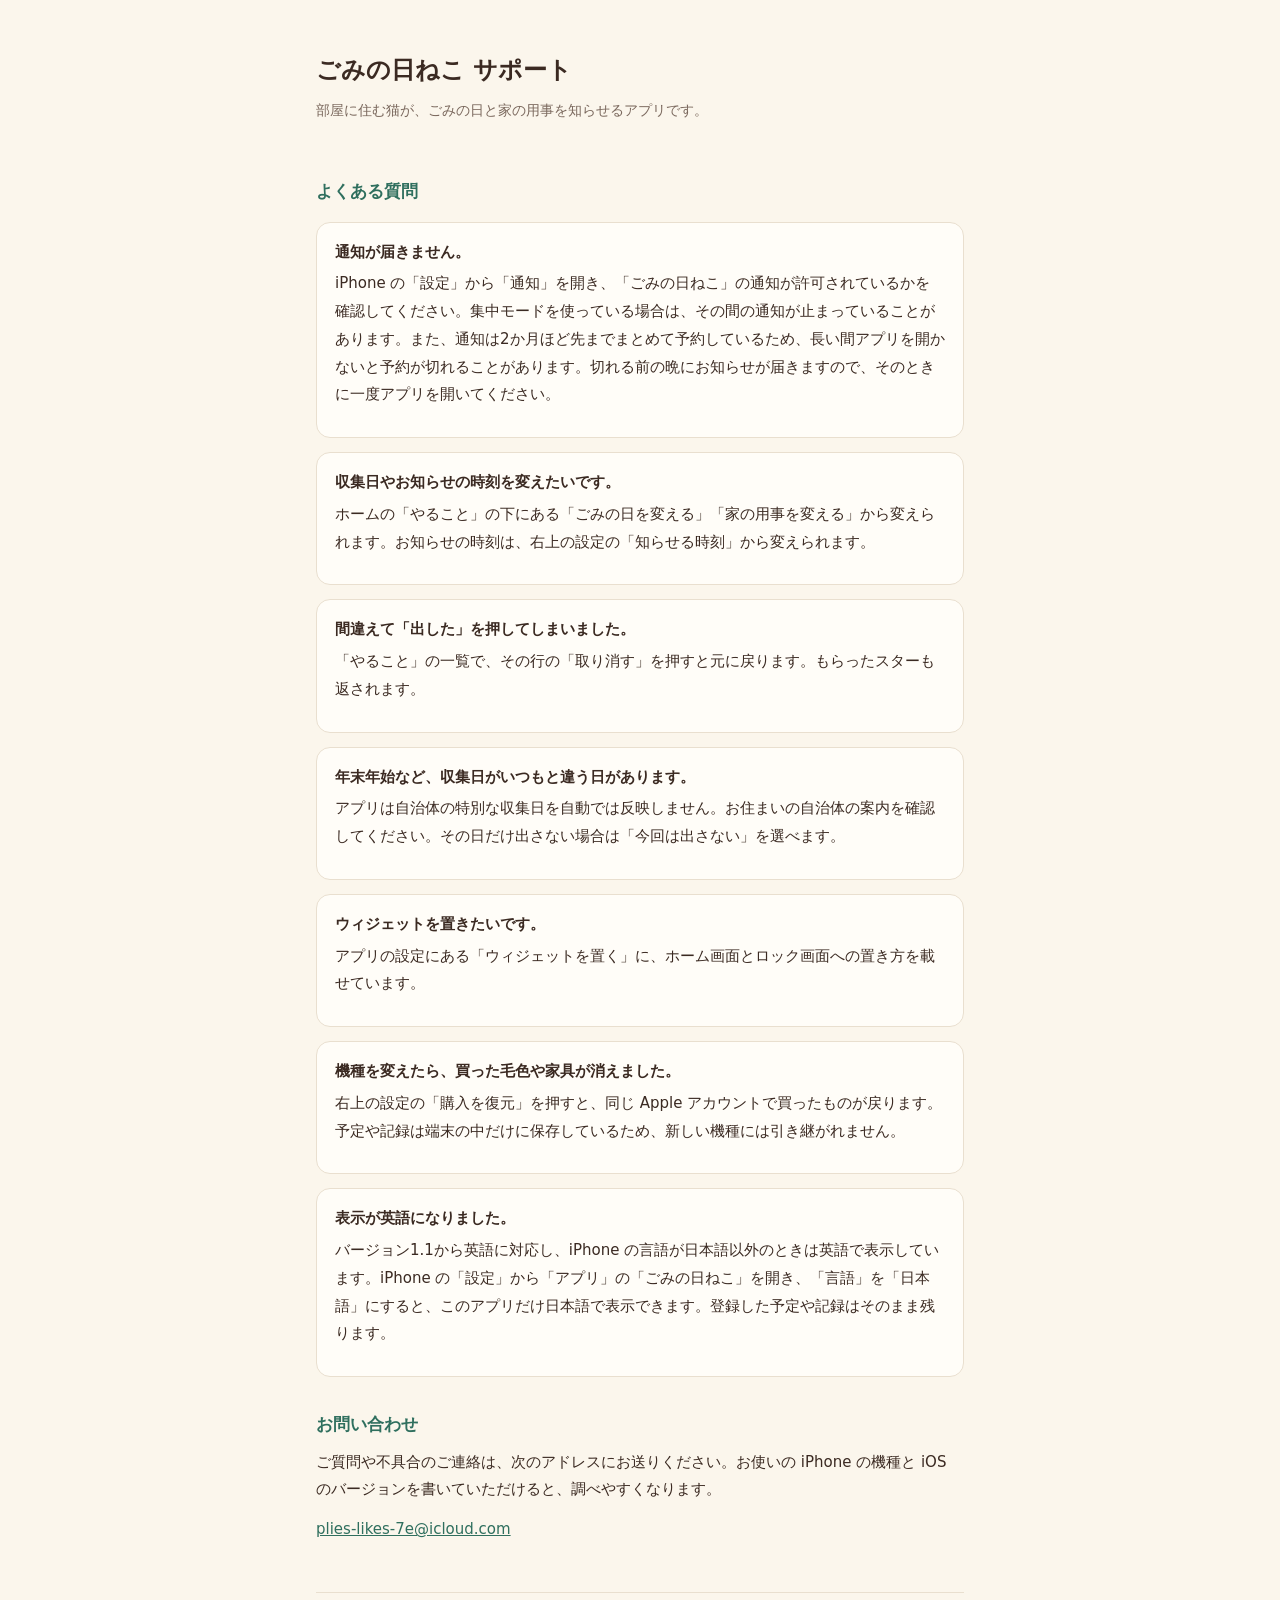
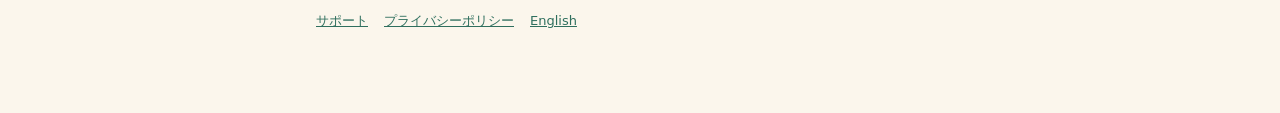
<file: index.html>
<!doctype html>
<html lang="ja">
<head>
<meta charset="utf-8">
<meta name="viewport" content="width=device-width,initial-scale=1">
<title>ごみの日ねこ サポート</title>
<link rel="stylesheet" href="style.css">
</head>
<body>
<div class="wrap">
<header>
  <h1>ごみの日ねこ サポート</h1>
  <p class="tag">部屋に住む猫が、ごみの日と家の用事を知らせるアプリです。</p>
</header>

<h2>よくある質問</h2>

<div class="card">
  <p class="q">通知が届きません。</p>
  <p>iPhone の「設定」から「通知」を開き、「ごみの日ねこ」の通知が許可されているかを確認してください。集中モードを使っている場合は、その間の通知が止まっていることがあります。また、通知は2か月ほど先までまとめて予約しているため、長い間アプリを開かないと予約が切れることがあります。切れる前の晩にお知らせが届きますので、そのときに一度アプリを開いてください。</p>
</div>

<div class="card">
  <p class="q">収集日やお知らせの時刻を変えたいです。</p>
  <p>ホームの「やること」の下にある「ごみの日を変える」「家の用事を変える」から変えられます。お知らせの時刻は、右上の設定の「知らせる時刻」から変えられます。</p>
</div>

<div class="card">
  <p class="q">間違えて「出した」を押してしまいました。</p>
  <p>「やること」の一覧で、その行の「取り消す」を押すと元に戻ります。もらったスターも返されます。</p>
</div>

<div class="card">
  <p class="q">年末年始など、収集日がいつもと違う日があります。</p>
  <p>アプリは自治体の特別な収集日を自動では反映しません。お住まいの自治体の案内を確認してください。その日だけ出さない場合は「今回は出さない」を選べます。</p>
</div>

<div class="card">
  <p class="q">ウィジェットを置きたいです。</p>
  <p>アプリの設定にある「ウィジェットを置く」に、ホーム画面とロック画面への置き方を載せています。</p>
</div>

<div class="card">
  <p class="q">機種を変えたら、買った毛色や家具が消えました。</p>
  <p>右上の設定の「購入を復元」を押すと、同じ Apple アカウントで買ったものが戻ります。予定や記録は端末の中だけに保存しているため、新しい機種には引き継がれません。</p>
</div>

<div class="card">
  <p class="q">表示が英語になりました。</p>
  <p>バージョン1.1から英語に対応し、iPhone の言語が日本語以外のときは英語で表示しています。iPhone の「設定」から「アプリ」の「ごみの日ねこ」を開き、「言語」を「日本語」にすると、このアプリだけ日本語で表示できます。登録した予定や記録はそのまま残ります。</p>
</div>

<h2>お問い合わせ</h2>
<p>ご質問や不具合のご連絡は、次のアドレスにお送りください。お使いの iPhone の機種と iOS のバージョンを書いていただけると、調べやすくなります。</p>
<p><a href="mailto:plies-likes-7e@icloud.com?subject=%E3%81%94%E3%81%BF%E3%81%AE%E6%97%A5%E3%81%AD%E3%81%93">plies-likes-7e@icloud.com</a></p>

<footer><nav><a href="index.html">サポート</a><a href="privacy.html">プライバシーポリシー</a><a href="en.html">English</a></nav></footer>
</div>
</body>
</html>
</file>
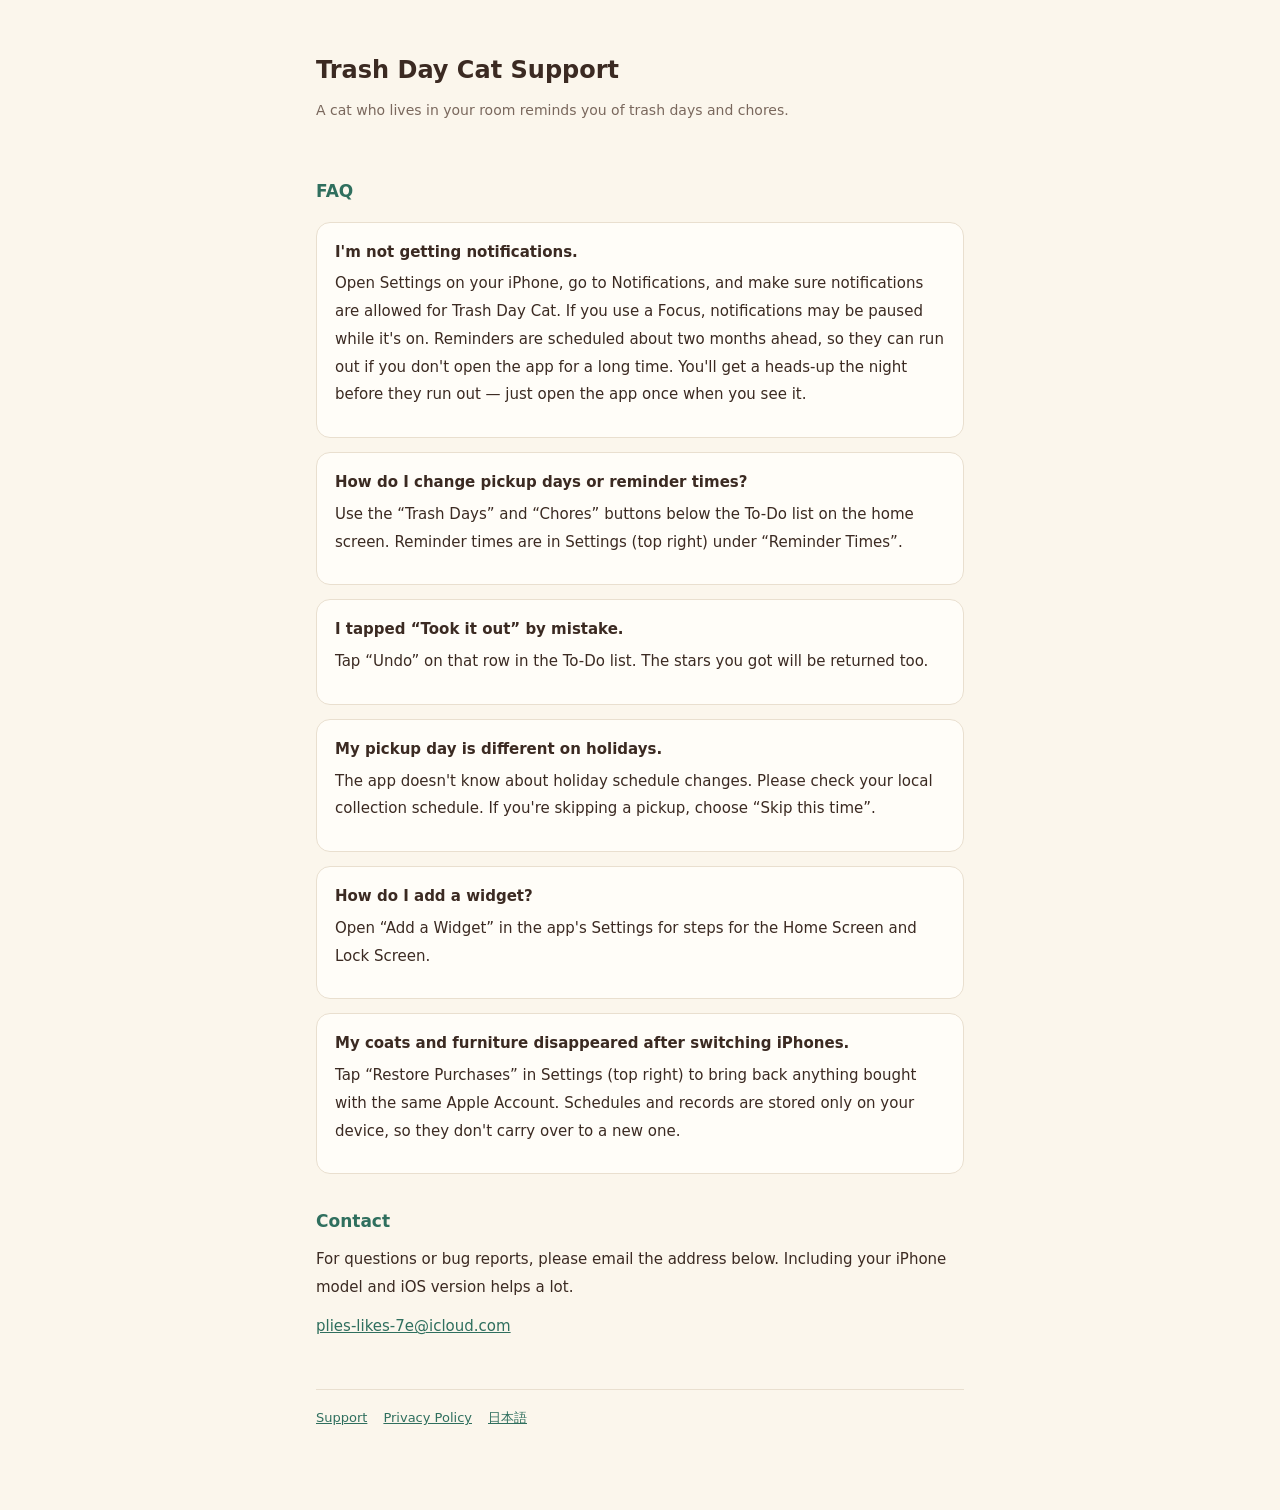
<file: en.html>
<!doctype html>
<html lang="en">
<head>
<meta charset="utf-8">
<meta name="viewport" content="width=device-width,initial-scale=1">
<title>Trash Day Cat Support</title>
<link rel="stylesheet" href="style.css">
</head>
<body>
<div class="wrap">
<header>
  <h1>Trash Day Cat Support</h1>
  <p class="tag">A cat who lives in your room reminds you of trash days and chores.</p>
</header>

<h2>FAQ</h2>

<div class="card">
  <p class="q">I'm not getting notifications.</p>
  <p>Open Settings on your iPhone, go to Notifications, and make sure notifications are allowed for Trash Day Cat. If you use a Focus, notifications may be paused while it's on. Reminders are scheduled about two months ahead, so they can run out if you don't open the app for a long time. You'll get a heads-up the night before they run out — just open the app once when you see it.</p>
</div>

<div class="card">
  <p class="q">How do I change pickup days or reminder times?</p>
  <p>Use the “Trash Days” and “Chores” buttons below the To-Do list on the home screen. Reminder times are in Settings (top right) under “Reminder Times”.</p>
</div>

<div class="card">
  <p class="q">I tapped “Took it out” by mistake.</p>
  <p>Tap “Undo” on that row in the To-Do list. The stars you got will be returned too.</p>
</div>

<div class="card">
  <p class="q">My pickup day is different on holidays.</p>
  <p>The app doesn't know about holiday schedule changes. Please check your local collection schedule. If you're skipping a pickup, choose “Skip this time”.</p>
</div>

<div class="card">
  <p class="q">How do I add a widget?</p>
  <p>Open “Add a Widget” in the app's Settings for steps for the Home Screen and Lock Screen.</p>
</div>

<div class="card">
  <p class="q">My coats and furniture disappeared after switching iPhones.</p>
  <p>Tap “Restore Purchases” in Settings (top right) to bring back anything bought with the same Apple Account. Schedules and records are stored only on your device, so they don't carry over to a new one.</p>
</div>

<h2>Contact</h2>
<p>For questions or bug reports, please email the address below. Including your iPhone model and iOS version helps a lot.</p>
<p><a href="mailto:plies-likes-7e@icloud.com?subject=Trash%20Day%20Cat">plies-likes-7e@icloud.com</a></p>

<footer><nav><a href="en.html">Support</a><a href="privacy-en.html">Privacy Policy</a><a href="index.html">日本語</a></nav></footer>
</div>
</body>
</html>
</file>
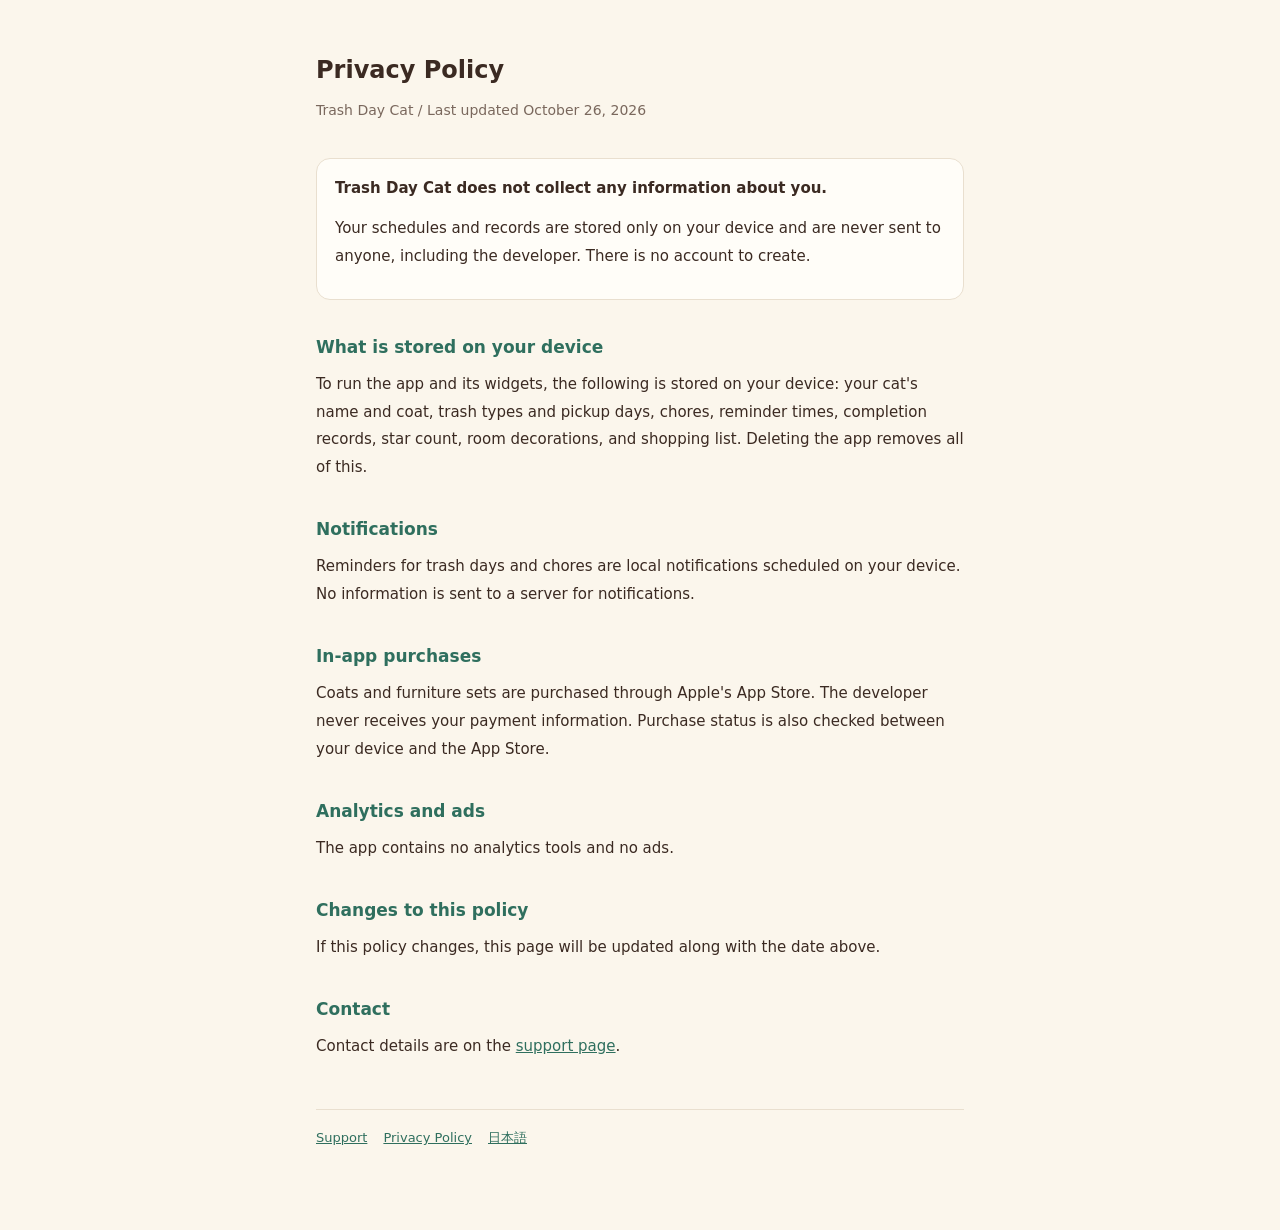
<file: privacy-en.html>
<!doctype html>
<html lang="en">
<head>
<meta charset="utf-8">
<meta name="viewport" content="width=device-width,initial-scale=1">
<title>Trash Day Cat Privacy Policy</title>
<link rel="stylesheet" href="style.css">
</head>
<body>
<div class="wrap">
<header>
  <h1>Privacy Policy</h1>
  <p class="tag">Trash Day Cat / Last updated October 26, 2026</p>
</header>

<div class="card">
  <p><strong>Trash Day Cat does not collect any information about you.</strong></p>
  <p>Your schedules and records are stored only on your device and are never sent to anyone, including the developer. There is no account to create.</p>
</div>

<h2>What is stored on your device</h2>
<p>To run the app and its widgets, the following is stored on your device: your cat's name and coat, trash types and pickup days, chores, reminder times, completion records, star count, room decorations, and shopping list. Deleting the app removes all of this.</p>

<h2>Notifications</h2>
<p>Reminders for trash days and chores are local notifications scheduled on your device. No information is sent to a server for notifications.</p>

<h2>In-app purchases</h2>
<p>Coats and furniture sets are purchased through Apple's App Store. The developer never receives your payment information. Purchase status is also checked between your device and the App Store.</p>

<h2>Analytics and ads</h2>
<p>The app contains no analytics tools and no ads.</p>

<h2>Changes to this policy</h2>
<p>If this policy changes, this page will be updated along with the date above.</p>

<h2>Contact</h2>
<p>Contact details are on the <a href="en.html">support page</a>.</p>

<footer><nav><a href="en.html">Support</a><a href="privacy-en.html">Privacy Policy</a><a href="privacy.html">日本語</a></nav></footer>
</div>
</body>
</html>
</file>
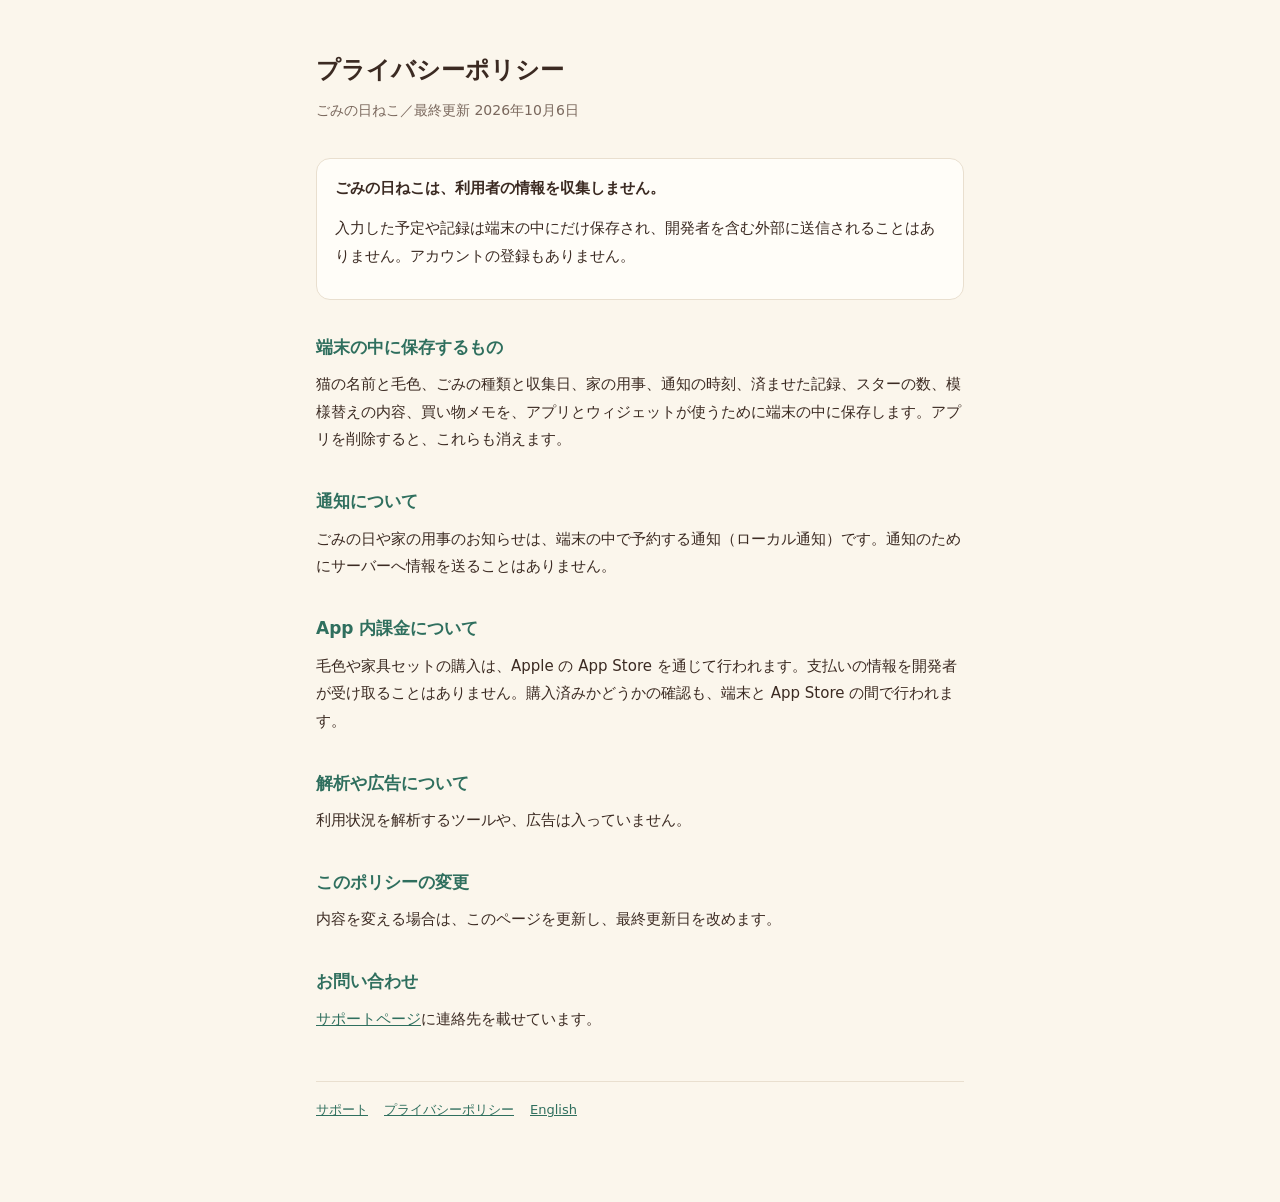
<file: privacy.html>
<!doctype html>
<html lang="ja">
<head>
<meta charset="utf-8">
<meta name="viewport" content="width=device-width,initial-scale=1">
<title>ごみの日ねこ プライバシーポリシー</title>
<link rel="stylesheet" href="style.css">
</head>
<body>
<div class="wrap">
<header>
  <h1>プライバシーポリシー</h1>
  <p class="tag">ごみの日ねこ／最終更新 2026年10月6日</p>
</header>

<div class="card">
  <p><strong>ごみの日ねこは、利用者の情報を収集しません。</strong></p>
  <p>入力した予定や記録は端末の中にだけ保存され、開発者を含む外部に送信されることはありません。アカウントの登録もありません。</p>
</div>

<h2>端末の中に保存するもの</h2>
<p>猫の名前と毛色、ごみの種類と収集日、家の用事、通知の時刻、済ませた記録、スターの数、模様替えの内容、買い物メモを、アプリとウィジェットが使うために端末の中に保存します。アプリを削除すると、これらも消えます。</p>

<h2>通知について</h2>
<p>ごみの日や家の用事のお知らせは、端末の中で予約する通知（ローカル通知）です。通知のためにサーバーへ情報を送ることはありません。</p>

<h2>App 内課金について</h2>
<p>毛色や家具セットの購入は、Apple の App Store を通じて行われます。支払いの情報を開発者が受け取ることはありません。購入済みかどうかの確認も、端末と App Store の間で行われます。</p>

<h2>解析や広告について</h2>
<p>利用状況を解析するツールや、広告は入っていません。</p>

<h2>このポリシーの変更</h2>
<p>内容を変える場合は、このページを更新し、最終更新日を改めます。</p>

<h2>お問い合わせ</h2>
<p><a href="index.html">サポートページ</a>に連絡先を載せています。</p>

<footer><nav><a href="index.html">サポート</a><a href="privacy.html">プライバシーポリシー</a><a href="privacy-en.html">English</a></nav></footer>
</div>
</body>
</html>
</file>
<file: style.css>
:root{--bg:#FBF6EC;--card:#FFFDF8;--line:#E9DFCF;--ink:#3B2A22;--soft:#7A685D;--accent:#2F6F5E;--hl:#E8774A}
@media (prefers-color-scheme: dark){:root{--bg:#1F2433;--card:#2A3045;--line:#3A4160;--ink:#F1EADF;--soft:#B8AFA3;--accent:#5FAF97;--hl:#F08A5D}}
*{box-sizing:border-box}
body{margin:0;background:var(--bg);color:var(--ink);font-family:"Hiragino Maru Gothic ProN","Hiragino Sans","Noto Sans JP",system-ui,sans-serif;font-size:15px;line-height:1.85;-webkit-font-smoothing:antialiased}
.wrap{max-width:680px;margin:0 auto;padding:0 16px 80px}
header{padding:48px 0 20px}
h1{font-size:24px;margin:0 0 6px}
.tag{margin:0;color:var(--soft);font-size:14px}
h2{font-size:17px;margin:32px 0 8px;color:var(--accent)}
p{margin:0 0 12px}
a{color:var(--accent)}
.card{background:var(--card);border:1px solid var(--line);border-radius:14px;padding:16px 18px;margin:14px 0}
.q{font-weight:700;margin-bottom:4px}
nav a{margin-right:16px}
footer{margin-top:48px;padding-top:16px;border-top:1px solid var(--line);color:var(--soft);font-size:13px}
</file>
